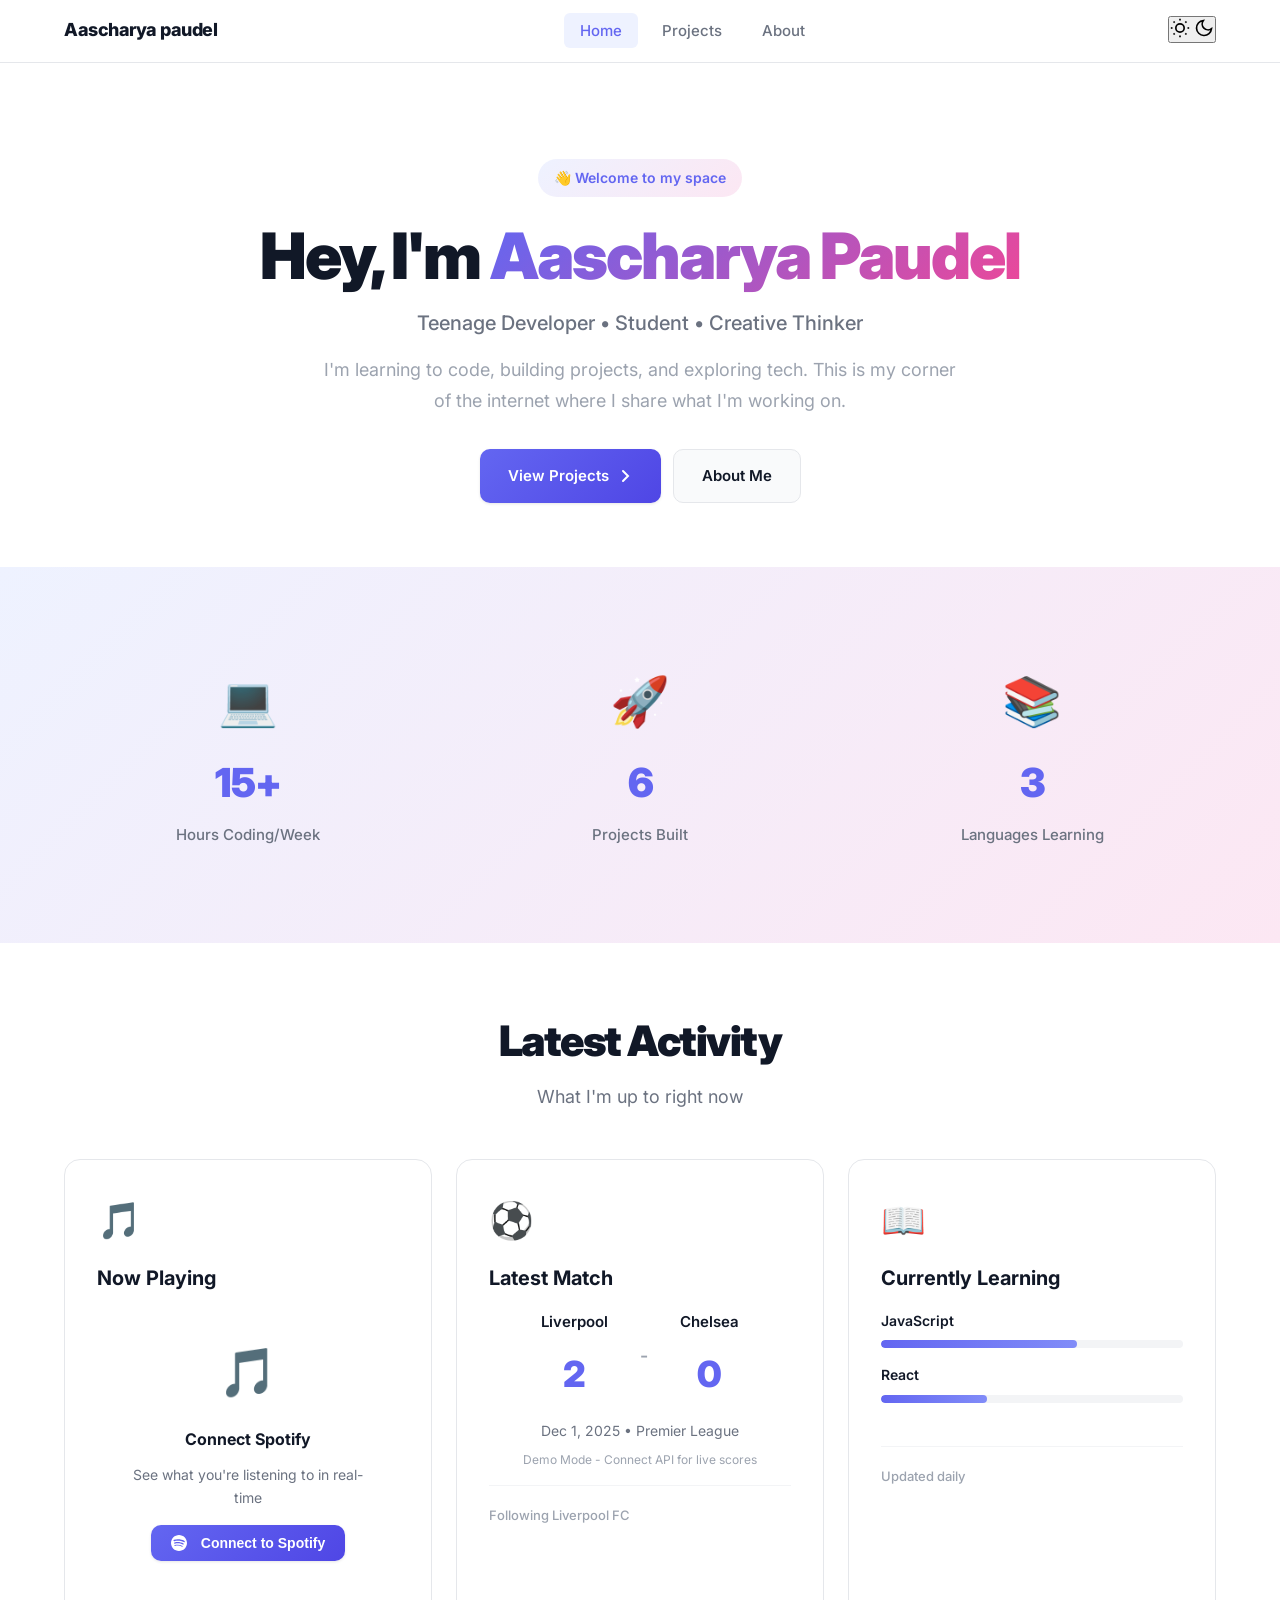
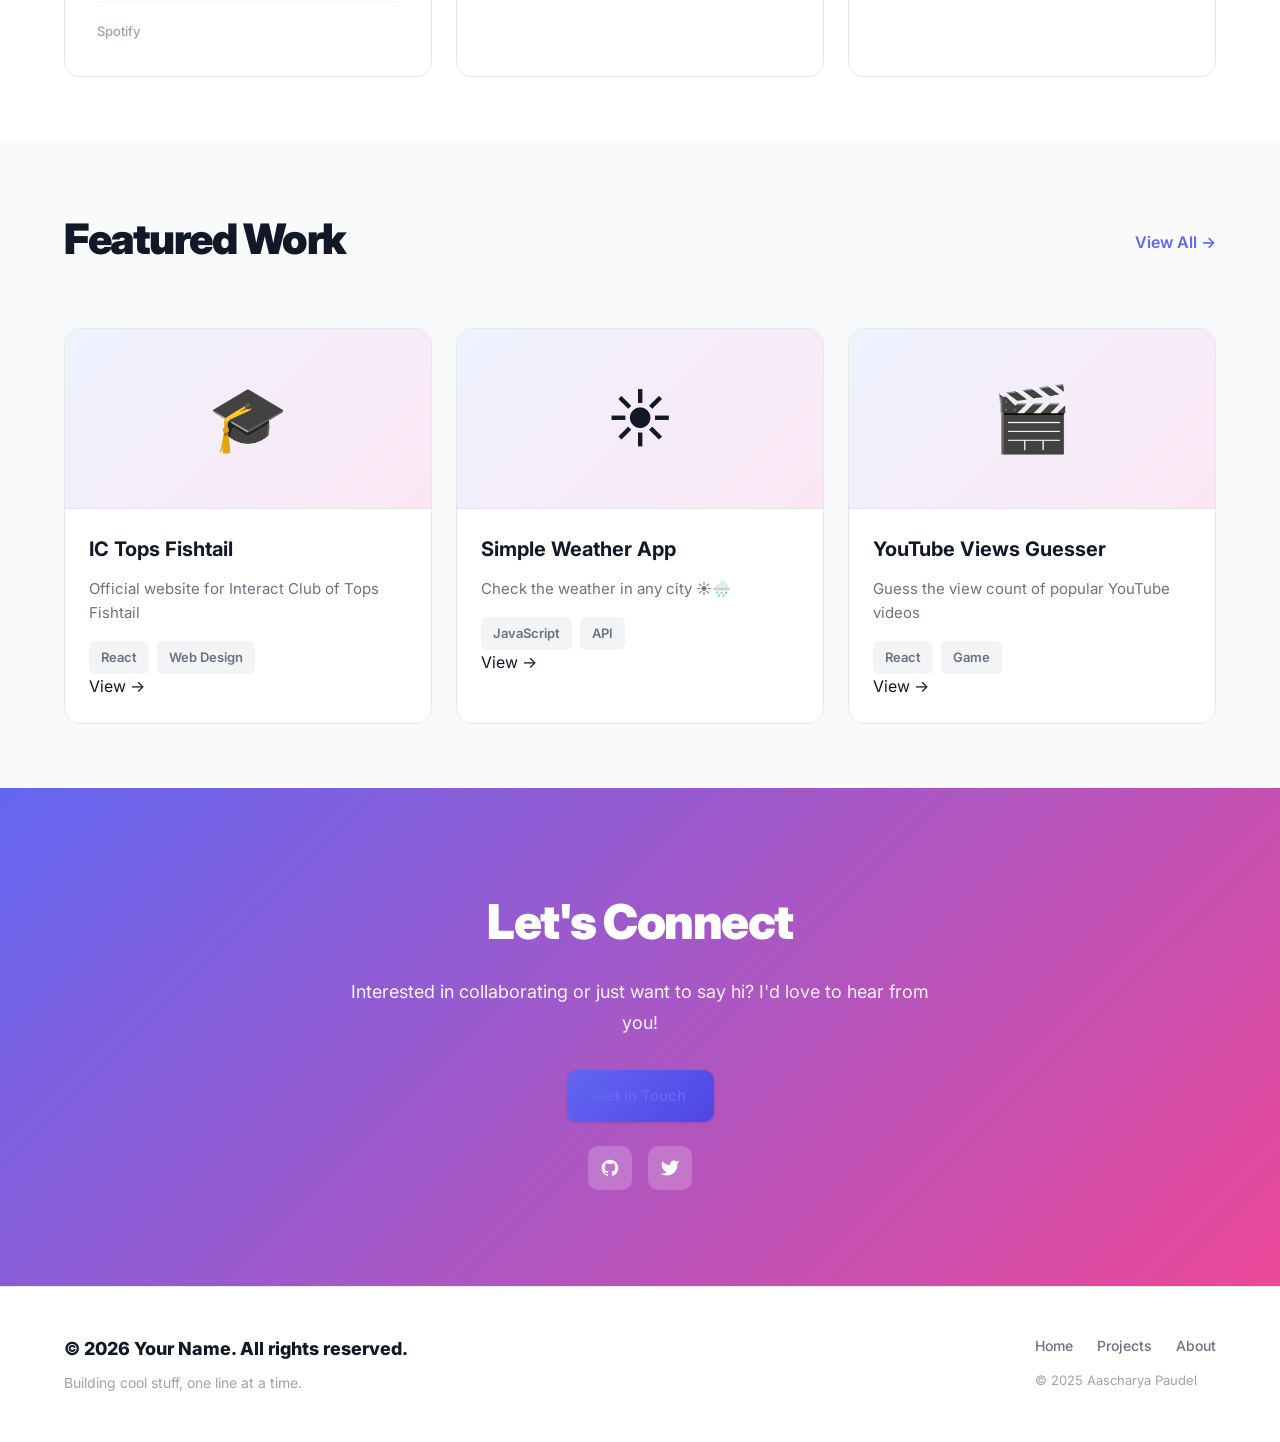
<file: index.html>
<!DOCTYPE html>
<html lang="en">

<head>
    <meta charset="UTF-8">
    <meta name="viewport" content="width=device-width, initial-scale=1.0">
    <title>Aascharya Paudel - Portfolio</title>
    <meta name="description" content="Personal website of a teenage developer and creative">
    <link rel="stylesheet" href="css/style.css">
</head>

<body>
    <!-- Navigation -->
    <nav class="navbar">
        <div class="container">
            <div class="nav-brand">
                <a href="index.html">Aascharya paudel</a>
            </div>
            <ul class="nav-menu">
                <li><a href="index.html" class="nav-link active">Home</a></li>
                <li><a href="projects.html" class="nav-link">Projects</a></li>
                <li><a href="about.html" class="nav-link">About</a></li>
            </ul>
            <div class="nav-actions">
                <button class="theme-toggle" id="themeToggle" aria-label="Toggle dark mode">
                    <svg class="sun-icon" width="20" height="20" viewBox="0 0 24 24" fill="none" stroke="currentColor"
                        stroke-width="2">
                        <circle cx="12" cy="12" r="5" />
                        <line x1="12" y1="1" x2="12" y2="3" />
                        <line x1="12" y1="21" x2="12" y2="23" />
                        <line x1="4.22" y1="4.22" x2="5.64" y2="5.64" />
                        <line x1="18.36" y1="18.36" x2="19.78" y2="19.78" />
                        <line x1="1" y1="12" x2="3" y2="12" />
                        <line x1="21" y1="12" x2="23" y2="12" />
                        <line x1="4.22" y1="19.78" x2="5.64" y2="18.36" />
                        <line x1="18.36" y1="5.64" x2="19.78" y2="4.22" />
                    </svg>
                    <svg class="moon-icon" width="20" height="20" viewBox="0 0 24 24" fill="none" stroke="currentColor"
                        stroke-width="2">
                        <path d="M21 12.79A9 9 0 1 1 11.21 3 7 7 0 0 0 21 12.79z" />
                    </svg>
                </button>
                <button class="mobile-toggle" id="mobileToggle" aria-label="Toggle menu">
                    <span></span>
                    <span></span>
                    <span></span>
                </button>
            </div>
        </div>
    </nav>

    <!-- Hero Section -->
    <section class="hero">
        <div class="container">
            <div class="hero-badge">👋 Welcome to my space</div>
            <h1 class="hero-title">
                Hey, I'm <span class="gradient-text">Aascharya Paudel</span>
            </h1>
            <p class="hero-subtitle">Teenage Developer • Student • Creative Thinker</p>
            <p class="hero-description">
                I'm learning to code, building projects, and exploring tech.
                This is my corner of the internet where I share what I'm working on.
            </p>
            <div class="hero-buttons">
                <a href="projects.html" class="btn btn-primary">
                    <span>View Projects</span>
                    <svg width="16" height="16" viewBox="0 0 16 16" fill="none">
                        <path d="M6 3L11 8L6 13" stroke="currentColor" stroke-width="2" stroke-linecap="round" />
                    </svg>
                </a>
                <a href="about.html" class="btn btn-secondary">
                    <span>About Me</span>
                </a>
            </div>
        </div>
    </section>

    <!-- Stats Section -->
    <section class="stats-section">
        <div class="container">
            <div class="stats-grid">
                <div class="stat-card">
                    <div class="stat-icon">💻</div>
                    <div class="stat-number">15+</div>
                    <div class="stat-label">Hours Coding/Week</div>
                </div>
                <div class="stat-card">
                    <div class="stat-icon">🚀</div>
                    <div class="stat-number">6</div>
                    <div class="stat-label">Projects Built</div>
                </div>
                <div class="stat-card">
                    <div class="stat-icon">📚</div>
                    <div class="stat-number">3</div>
                    <div class="stat-label">Languages Learning</div>
                </div>
            </div>
        </div>
    </section>

    <!-- Latest Activity -->
    <section class="activity-section">
        <div class="container">
            <div class="section-header">
                <h2 class="section-title">Latest Activity</h2>
                <p class="section-subtitle">What I'm up to right now</p>
            </div>

            <div class="activity-grid">
                <!-- Music Card -->
                <div class="activity-card">
                    <div class="card-icon">🎵</div>
                    <h3 class="card-title">Now Playing</h3>
                    <div class="card-content" id="spotify-content">
                        <div class="loading">Loading...</div>
                    </div>
                    <div class="card-footer">
                        <span class="card-meta">Spotify</span>
                    </div>
                </div>

                <!-- Sports Card -->
                <div class="activity-card">
                    <div class="card-icon">⚽</div>
                    <h3 class="card-title">Latest Match</h3>
                    <div class="card-content" id="football-content">
                        <div class="loading">Loading...</div>
                    </div>
                    <div class="card-footer">
                        <span class="card-meta">Following Liverpool FC</span>
                    </div>
                </div>

                <!-- Learning Card -->
                <div class="activity-card">
                    <div class="card-icon">📖</div>
                    <h3 class="card-title">Currently Learning</h3>
                    <div class="card-content">
                        <div class="learning-item">
                            <span class="learning-label">JavaScript</span>
                            <div class="learning-bar">
                                <div class="learning-progress" style="width: 65%"></div>
                            </div>
                        </div>
                        <div class="learning-item">
                            <span class="learning-label">React</span>
                            <div class="learning-bar">
                                <div class="learning-progress" style="width: 35%"></div>
                            </div>
                        </div>
                    </div>
                    <div class="card-footer">
                        <span class="card-meta">Updated daily</span>
                    </div>
                </div>
            </div>
        </div>
    </section>

    <!-- Featured Projects Preview -->
    <section class="featured-section">
        <div class="container">
            <div class="section-header">
                <h2 class="section-title">Featured Work</h2>
                <a href="projects.html" class="section-link">View All →</a>
            </div>

            <div class="featured-grid">
                <div class="featured-card">
                    <div class="featured-image">
                        <span class="featured-emoji">🎓</span>
                    </div>
                    <div class="featured-content">
                        <h3>IC Tops Fishtail</h3>
                        <p>Official website for Interact Club of Tops Fishtail</p>
                        <div class="featured-tags">
                            <span class="tag">React</span>
                            <span class="tag">Web Design</span>
                        </div>
                        <a href="https://ictopsfishtail.netlify.app/" target="_blank" class="project-link-small">View
                            →</a>
                    </div>
                </div>

                <div class="featured-card">
                    <div class="featured-image">
                        <span class="featured-emoji">☀️</span>
                    </div>
                    <div class="featured-content">
                        <h3>Simple Weather App</h3>
                        <p>Check the weather in any city ☀️🌧️</p>
                        <div class="featured-tags">
                            <span class="tag">JavaScript</span>
                            <span class="tag">API</span>
                        </div>
                        <a href="https://mangouh7.github.io/-simple-Weather-app/" target="_blank"
                            class="project-link-small">View →</a>
                    </div>
                </div>

                <div class="featured-card">
                    <div class="featured-image">
                        <span class="featured-emoji">🎬</span>
                    </div>
                    <div class="featured-content">
                        <h3>YouTube Views Guesser</h3>
                        <p>Guess the view count of popular YouTube videos</p>
                        <div class="featured-tags">
                            <span class="tag">React</span>
                            <span class="tag">Game</span>
                        </div>
                        <a href="https://yt-vids-views-guesser.vercel.app/" target="_blank"
                            class="project-link-small">View →</a>
                    </div>
                </div>
            </div>
        </div>
    </section>

    <!-- CTA Section -->
    <section class="cta-section">
        <div class="container">
            <div class="cta-content">
                <h2>Let's Connect</h2>
                <p>Interested in collaborating or just want to say hi? I'd love to hear from you!</p>
                <div class="cta-buttons">
                    <a href="mailto:your.email@example.com" class="btn btn-primary">Get in Touch</a>
                    <div class="social-links">
                        <a href="#" class="social-icon" aria-label="GitHub">
                            <svg width="20" height="20" viewBox="0 0 24 24" fill="currentColor">
                                <path
                                    d="M12 2C6.477 2 2 6.477 2 12c0 4.42 2.865 8.17 6.839 9.49.5.092.682-.217.682-.482 0-.237-.008-.866-.013-1.7-2.782.603-3.369-1.34-3.369-1.34-.454-1.156-1.11-1.463-1.11-1.463-.908-.62.069-.608.069-.608 1.003.07 1.531 1.03 1.531 1.03.892 1.529 2.341 1.087 2.91.831.092-.646.35-1.086.636-1.336-2.22-.253-4.555-1.11-4.555-4.943 0-1.091.39-1.984 1.029-2.683-.103-.253-.446-1.27.098-2.647 0 0 .84-.269 2.75 1.025A9.578 9.578 0 0112 6.836c.85.004 1.705.114 2.504.336 1.909-1.294 2.747-1.025 2.747-1.025.546 1.377.203 2.394.1 2.647.64.699 1.028 1.592 1.028 2.683 0 3.842-2.339 4.687-4.566 4.935.359.309.678.919.678 1.852 0 1.336-.012 2.415-.012 2.743 0 .267.18.578.688.48C19.138 20.167 22 16.418 22 12c0-5.523-4.477-10-10-10z" />
                            </svg>
                        </a>
                        <a href="#" class="social-icon" aria-label="Twitter">
                            <svg width="20" height="20" viewBox="0 0 24 24" fill="currentColor">
                                <path
                                    d="M23 3a10.9 10.9 0 01-3.14 1.53 4.48 4.48 0 00-7.86 3v1A10.66 10.66 0 013 4s-4 9 5 13a11.64 11.64 0 01-7 2c9 5 20 0 20-11.5a4.5 4.5 0 00-.08-.83A7.72 7.72 0 0023 3z" />
                            </svg>
                        </a>
                    </div>
                </div>
            </div>
        </div>
    </section>

    <!-- Footer -->
    <footer class="footer">
        <div class="container">
            <div class="footer-content">
                <div class="footer-left">
                    <p class="footer-name">Aascharya Paudel</p>
                    <p class="footer-tagline">Building cool stuff, one line at a time.</p>
                </div>
                <div class="footer-right">
                    <div class="footer-links">
                        <a href="index.html">Home</a>
                        <a href="projects.html">Projects</a>
                        <a href="about.html">About</a>
                    </div>
                    <p class="footer-copy">&copy; 2025 Aascharya Paudel</p>
                </div>
            </div>
        </div>
    </footer>

    <script src="js/spotify-auth.js"></script>
    <script src="js/main.js"></script>
</body>

</html>
</file>
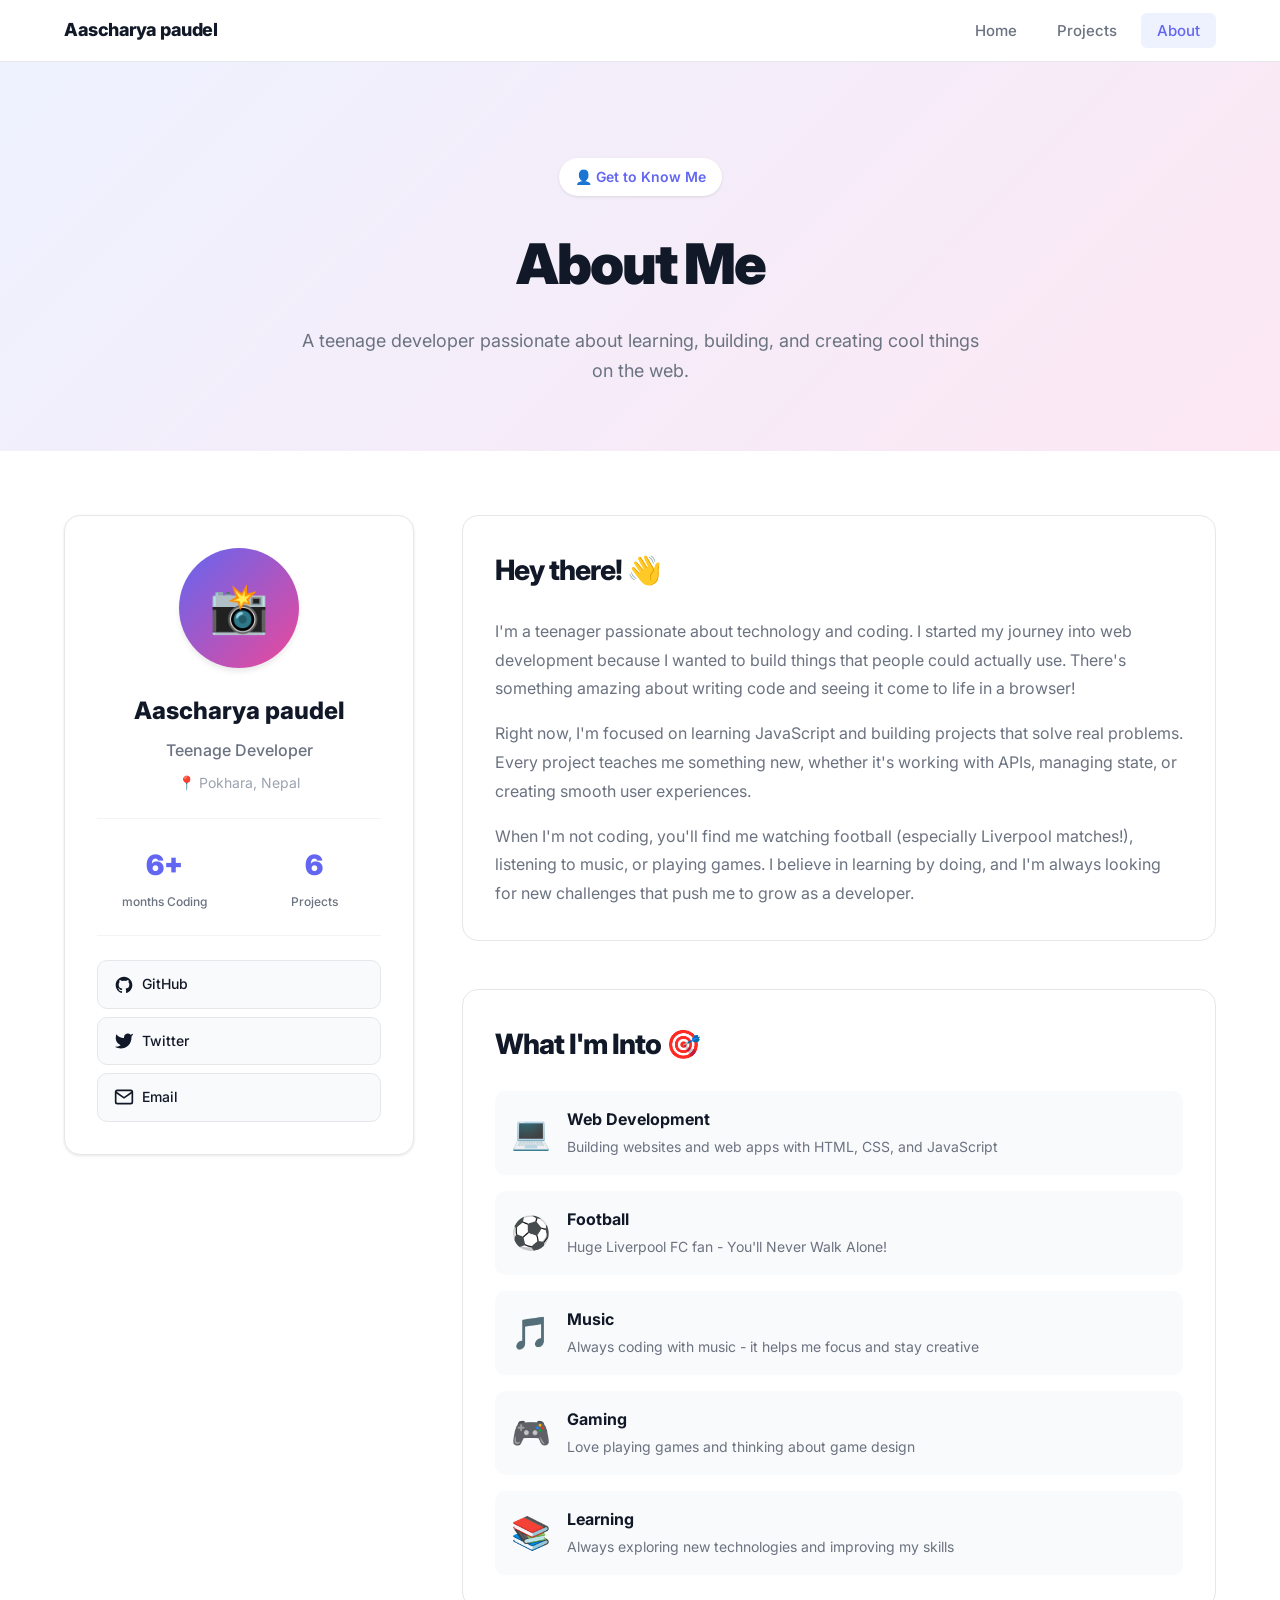
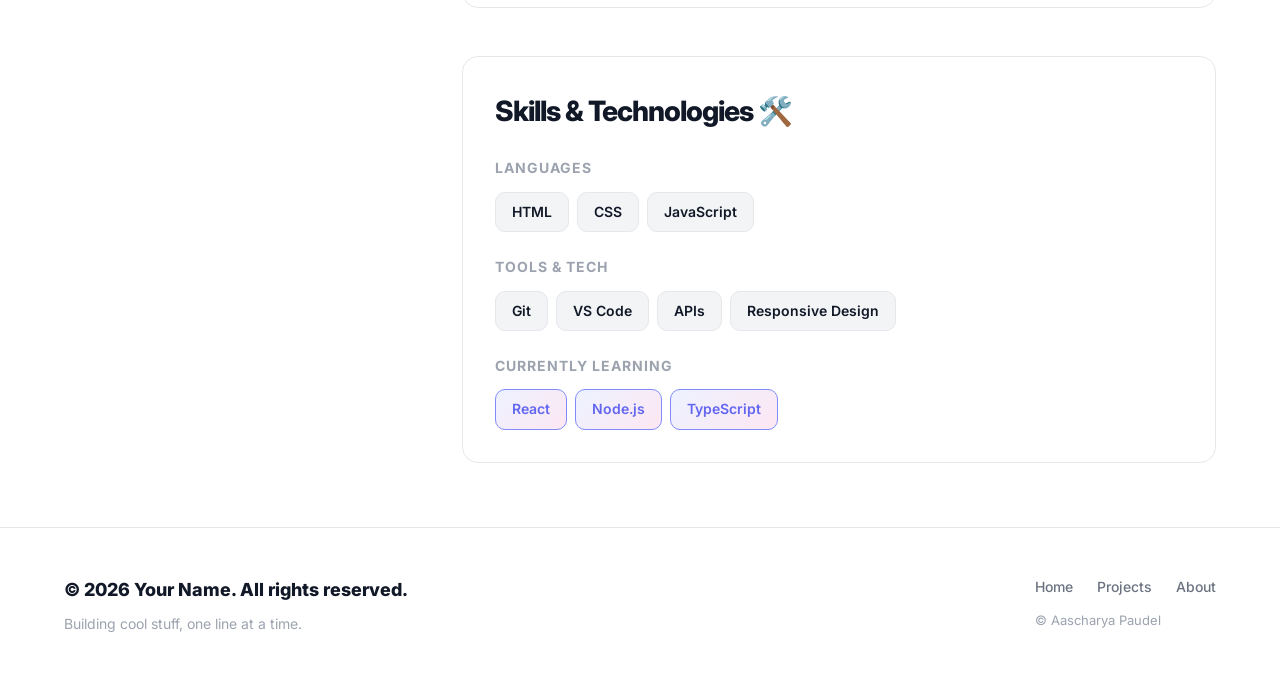
<file: about.html>
<!DOCTYPE html>
<html lang="en">

<head>
    <meta charset="UTF-8">
    <meta name="viewport" content="width=device-width, initial-scale=1.0">
    <title>About - Aascharya Paudel</title>
    <meta name="description" content="About me - a teenage developer and creative thinker">
    <link rel="stylesheet" href="css/style.css">
</head>

<body>
    <!-- Navigation -->
    <nav class="navbar">
        <div class="container">
            <div class="nav-brand">
                <a href="index.html">Aascharya paudel</a>
            </div>
            <ul class="nav-menu">
                <li><a href="index.html" class="nav-link">Home</a></li>
                <li><a href="projects.html" class="nav-link">Projects</a></li>
                <li><a href="about.html" class="nav-link active">About</a></li>
            </ul>
            <button class="mobile-toggle" id="mobileToggle" aria-label="Toggle menu">
                <span></span>
                <span></span>
                <span></span>
            </button>
        </div>
    </nav>

    <!-- Page Header -->
    <section class="page-header-section">
        <div class="container">
            <div class="page-header-content">
                <div class="page-badge">👤 Get to Know Me</div>
                <h1 class="page-title">About Me</h1>
                <p class="page-description">
                    A teenage developer passionate about learning, building, and creating cool things on the web.
                </p>
            </div>
        </div>
    </section>

    <!-- Main About Content -->
    <section class="about-main-section">
        <div class="container">
            <div class="about-layout">

                <!-- Profile Card -->
                <aside class="profile-sidebar">
                    <div class="profile-card">
                        <div class="profile-avatar">
                            <span class="avatar-placeholder">📸</span>
                        </div>
                        <h2 class="profile-name">Aascharya paudel</h2>
                        <p class="profile-role">Teenage Developer</p>
                        <p class="profile-location">📍 Pokhara, Nepal</p>

                        <div class="profile-stats">
                            <div class="profile-stat">
                                <div class="stat-value">6+</div>
                                <div class="stat-label">months Coding</div>
                            </div>
                            <div class="profile-stat">
                                <div class="stat-value">6</div>
                                <div class="stat-label">Projects</div>
                            </div>
                        </div>

                        <div class="profile-socials">
                            <a href="https://github.com" class="social-btn" target="_blank">
                                <svg width="20" height="20" viewBox="0 0 24 24" fill="currentColor">
                                    <path
                                        d="M12 2C6.477 2 2 6.477 2 12c0 4.42 2.865 8.17 6.839 9.49.5.092.682-.217.682-.482 0-.237-.008-.866-.013-1.7-2.782.603-3.369-1.34-3.369-1.34-.454-1.156-1.11-1.463-1.11-1.463-.908-.62.069-.608.069-.608 1.003.07 1.531 1.03 1.531 1.03.892 1.529 2.341 1.087 2.91.831.092-.646.35-1.086.636-1.336-2.22-.253-4.555-1.11-4.555-4.943 0-1.091.39-1.984 1.029-2.683-.103-.253-.446-1.27.098-2.647 0 0 .84-.269 2.75 1.025A9.578 9.578 0 0112 6.836c.85.004 1.705.114 2.504.336 1.909-1.294 2.747-1.025 2.747-1.025.546 1.377.203 2.394.1 2.647.64.699 1.028 1.592 1.028 2.683 0 3.842-2.339 4.687-4.566 4.935.359.309.678.919.678 1.852 0 1.336-.012 2.415-.012 2.743 0 .267.18.578.688.48C19.138 20.167 22 16.418 22 12c0-5.523-4.477-10-10-10z" />
                                </svg>
                                <span>GitHub</span>
                            </a>
                            <a href="https://twitter.com" class="social-btn" target="_blank">
                                <svg width="20" height="20" viewBox="0 0 24 24" fill="currentColor">
                                    <path
                                        d="M23 3a10.9 10.9 0 01-3.14 1.53 4.48 4.48 0 00-7.86 3v1A10.66 10.66 0 013 4s-4 9 5 13a11.64 11.64 0 01-7 2c9 5 20 0 20-11.5a4.5 4.5 0 00-.08-.83A7.72 7.72 0 0023 3z" />
                                </svg>
                                <span>Twitter</span>
                            </a>
                            <a href="mailto:your.email@example.com" class="social-btn">
                                <svg width="20" height="20" viewBox="0 0 24 24" fill="none" stroke="currentColor"
                                    stroke-width="2">
                                    <path
                                        d="M4 4h16c1.1 0 2 .9 2 2v12c0 1.1-.9 2-2 2H4c-1.1 0-2-.9-2-2V6c0-1.1.9-2 2-2z" />
                                    <path d="M22 6l-10 7L2 6" />
                                </svg>
                                <span>Email</span>
                            </a>
                        </div>
                    </div>
                </aside>

                <!-- Bio Content -->
                <div class="bio-content">
                    <div class="bio-section">
                        <h2 class="bio-heading">Hey there! 👋</h2>
                        <p class="bio-text">
                            I'm a teenager passionate about technology and coding. I started my journey into web
                            development because I wanted to build things that people could actually use. There's
                            something amazing about writing code and seeing it come to life in a browser!
                        </p>
                        <p class="bio-text">
                            Right now, I'm focused on learning JavaScript and building projects that solve real
                            problems. Every project teaches me something new, whether it's working with APIs,
                            managing state, or creating smooth user experiences.
                        </p>
                        <p class="bio-text">
                            When I'm not coding, you'll find me watching football (especially Liverpool matches!),
                            listening to music, or playing games. I believe in learning by doing, and I'm always
                            looking for new challenges that push me to grow as a developer.
                        </p>
                    </div>

                    <div class="bio-section">
                        <h2 class="bio-heading">What I'm Into 🎯</h2>
                        <div class="interests-list">
                            <div class="interest-item">
                                <span class="interest-emoji">💻</span>
                                <div class="interest-info">
                                    <h4>Web Development</h4>
                                    <p>Building websites and web apps with HTML, CSS, and JavaScript</p>
                                </div>
                            </div>
                            <div class="interest-item">
                                <span class="interest-emoji">⚽</span>
                                <div class="interest-info">
                                    <h4>Football</h4>
                                    <p>Huge Liverpool FC fan - You'll Never Walk Alone!</p>
                                </div>
                            </div>
                            <div class="interest-item">
                                <span class="interest-emoji">🎵</span>
                                <div class="interest-info">
                                    <h4>Music</h4>
                                    <p>Always coding with music - it helps me focus and stay creative</p>
                                </div>
                            </div>
                            <div class="interest-item">
                                <span class="interest-emoji">🎮</span>
                                <div class="interest-info">
                                    <h4>Gaming</h4>
                                    <p>Love playing games and thinking about game design</p>
                                </div>
                            </div>
                            <div class="interest-item">
                                <span class="interest-emoji">📚</span>
                                <div class="interest-info">
                                    <h4>Learning</h4>
                                    <p>Always exploring new technologies and improving my skills</p>
                                </div>
                            </div>
                        </div>
                    </div>

                    <div class="bio-section">
                        <h2 class="bio-heading">Skills & Technologies 🛠️</h2>
                        <div class="skills-list">
                            <div class="skill-group">
                                <h4 class="skill-category">Languages</h4>
                                <div class="skill-tags">
                                    <span class="skill-badge">HTML</span>
                                    <span class="skill-badge">CSS</span>
                                    <span class="skill-badge">JavaScript</span>
                                </div>
                            </div>
                            <div class="skill-group">
                                <h4 class="skill-category">Tools & Tech</h4>
                                <div class="skill-tags">
                                    <span class="skill-badge">Git</span>
                                    <span class="skill-badge">VS Code</span>
                                    <span class="skill-badge">APIs</span>
                                    <span class="skill-badge">Responsive Design</span>
                                </div>
                            </div>
                            <div class="skill-group">
                                <h4 class="skill-category">Currently Learning</h4>
                                <div class="skill-tags">
                                    <span class="skill-badge learning">React</span>
                                    <span class="skill-badge learning">Node.js</span>
                                    <span class="skill-badge learning">TypeScript</span>
                                </div>
                            </div>
                        </div>
                    </div>
                </div>

            </div>
        </div>
    </section>

    <!-- Footer -->
    <footer class="footer">
        <div class="container">
            <div class="footer-content">
                <div class="footer-left">
                    <p class="footer-name">Aascharya Paudel</p>
                    <p class="footer-tagline">Building cool stuff, one line at a time.</p>
                </div>
                <div class="footer-right">
                    <div class="footer-links">
                        <a href="index.html">Home</a>
                        <a href="projects.html">Projects</a>
                        <a href="about.html">About</a>
                    </div>
                    <p class="footer-copy">&copy; Aascharya Paudel</p>
                </div>
            </div>
        </div>
    </footer>

    <script src="js/main.js"></script>
</body>

</html>
</file>
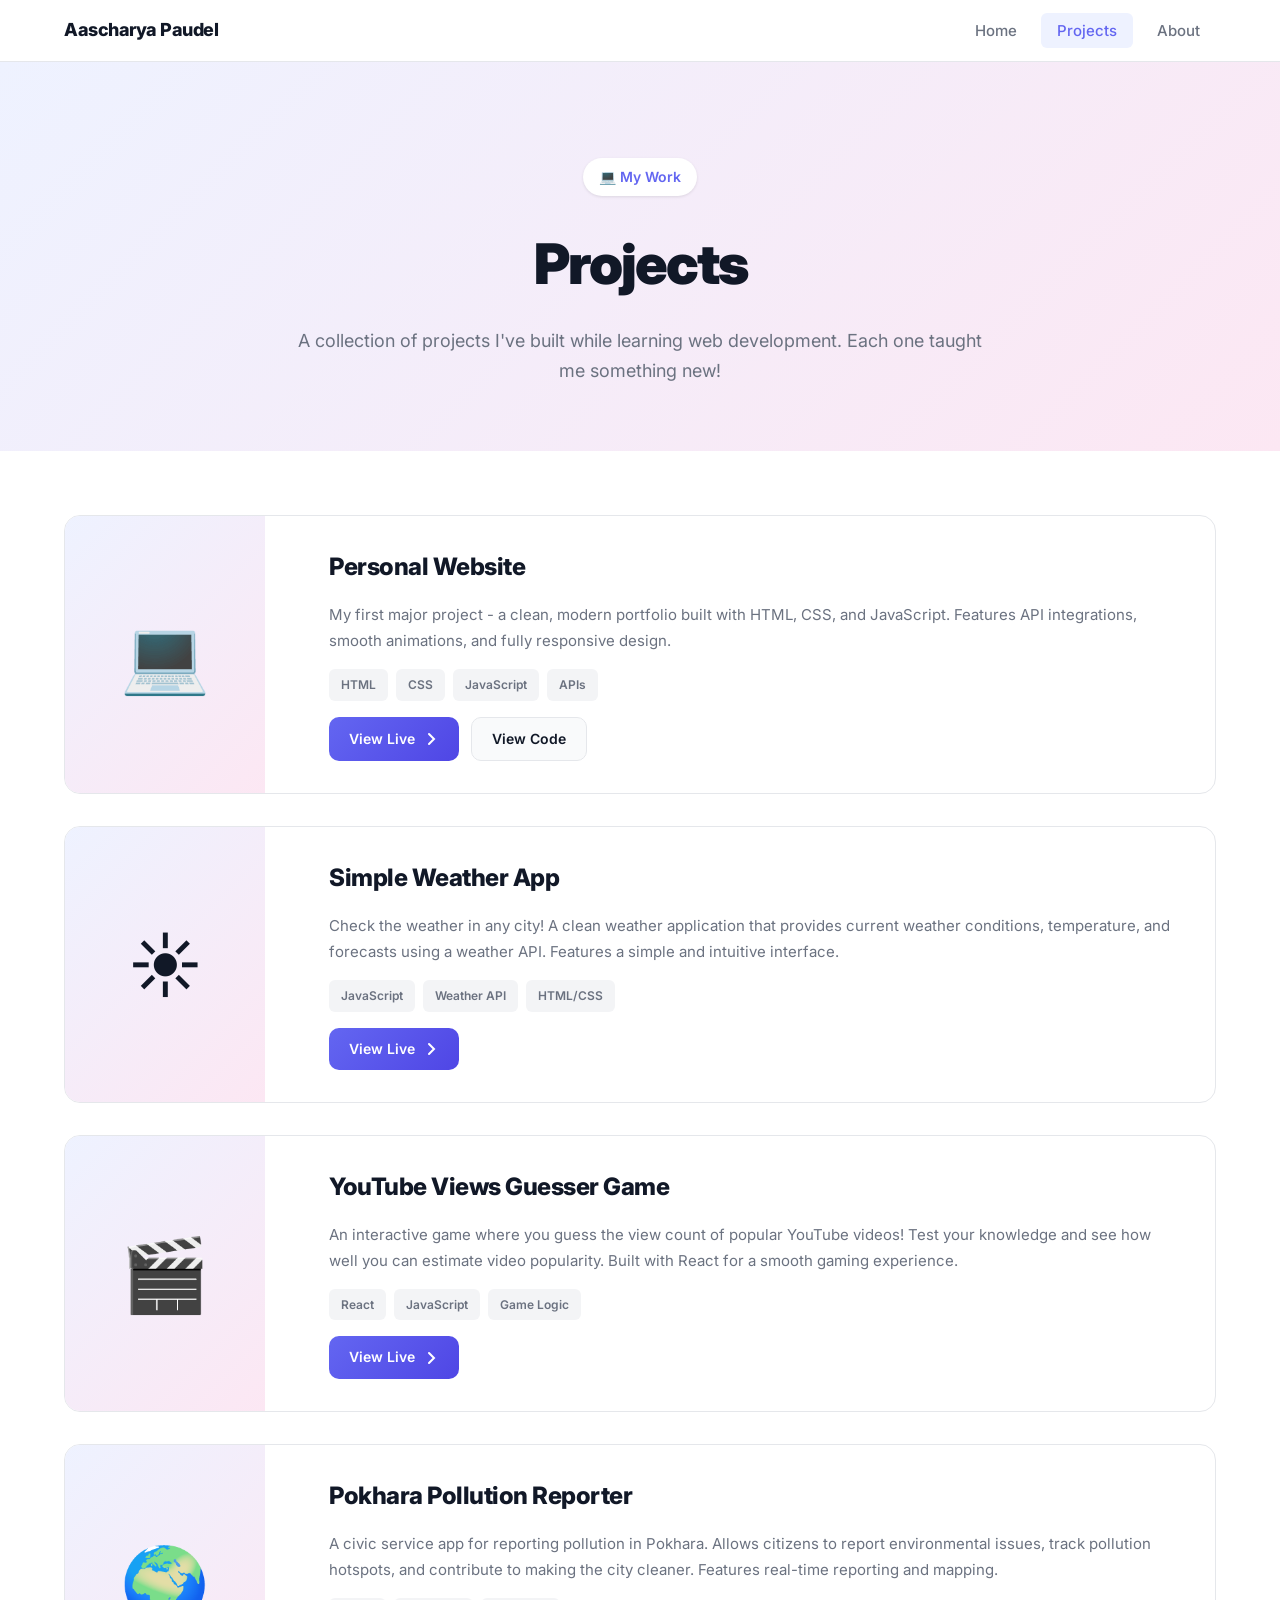
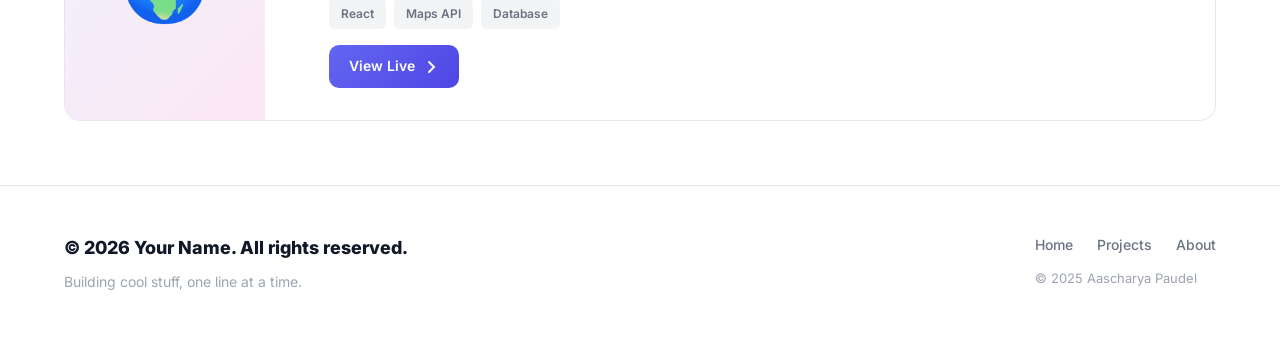
<file: projects.html>
<!DOCTYPE html>
<html lang="en">

<head>
    <meta charset="UTF-8">
    <meta name="viewport" content="width=device-width, initial-scale=1.0">
    <title>Projects - Aascharya Paudel</title>
    <meta name="description" content="Projects by a teenage developer">
    <link rel="stylesheet" href="css/style.css">
</head>

<body>
    <!-- Navigation -->
    <nav class="navbar">
        <div class="container">
            <div class="nav-brand">
                <a href="index.html">Aascharya Paudel</a>
            </div>
            <ul class="nav-menu">
                <li><a href="index.html" class="nav-link">Home</a></li>
                <li><a href="projects.html" class="nav-link active">Projects</a></li>
                <li><a href="about.html" class="nav-link">About</a></li>
            </ul>
            <button class="mobile-toggle" id="mobileToggle" aria-label="Toggle menu">
                <span></span>
                <span></span>
                <span></span>
            </button>
        </div>
    </nav>

    <!-- Page Header -->
    <section class="page-header-section">
        <div class="container">
            <div class="page-header-content">
                <div class="page-badge">💻 My Work</div>
                <h1 class="page-title">Projects</h1>
                <p class="page-description">
                    A collection of projects I've built while learning web development.
                    Each one taught me something new!
                </p>
            </div>
        </div>
    </section>

    <!-- Projects Grid -->
    <section class="projects-list-section">
        <div class="container">
            <div class="projects-grid-full">

                <!-- Project 1 -->
                <article class="project-card-full">
                    <div class="project-image-full">
                        <span class="project-icon">💻</span>
                    </div>
                    <div class="project-details">
                        <h3 class="project-title">Personal Website</h3>
                        <p class="project-description">
                            My first major project - a clean, modern portfolio built with HTML, CSS, and JavaScript.
                            Features API integrations, smooth animations, and fully responsive design.
                        </p>
                        <div class="project-tech">
                            <span class="tech-tag">HTML</span>
                            <span class="tech-tag">CSS</span>
                            <span class="tech-tag">JavaScript</span>
                            <span class="tech-tag">APIs</span>
                        </div>
                        <div class="project-actions">
                            <a href="#" class="project-link primary">
                                <span>View Live</span>
                                <svg width="16" height="16" viewBox="0 0 16 16" fill="none">
                                    <path d="M6 3L11 8L6 13" stroke="currentColor" stroke-width="2"
                                        stroke-linecap="round" />
                                </svg>
                            </a>
                            <a href="#" class="project-link secondary">
                                <span>View Code</span>
                            </a>
                        </div>
                    </div>
                </article>

                <!-- Project 2 -->
                <article class="project-card-full">
                    <div class="project-image-full">
                        <span class="project-icon">☀️</span>
                    </div>
                    <div class="project-details">
                        <h3 class="project-title">Simple Weather App</h3>
                        <p class="project-description">
                            Check the weather in any city! A clean weather application that provides current weather
                            conditions,
                            temperature, and forecasts using a weather API. Features a simple and intuitive interface.
                        </p>
                        <div class="project-tech">
                            <span class="tech-tag">JavaScript</span>
                            <span class="tech-tag">Weather API</span>
                            <span class="tech-tag">HTML/CSS</span>
                        </div>
                        <div class="project-actions">
                            <a href="https://mangouh7.github.io/-simple-Weather-app/" target="_blank"
                                class="project-link primary">
                                <span>View Live</span>
                                <svg width="16" height="16" viewBox="0 0 16 16" fill="none">
                                    <path d="M6 3L11 8L6 13" stroke="currentColor" stroke-width="2"
                                        stroke-linecap="round" />
                                </svg>
                            </a>

                        </div>
                    </div>
                </article>

                <!-- Project 3 -->
                <article class="project-card-full">
                    <div class="project-image-full">
                        <span class="project-icon">🎬</span>
                    </div>
                    <div class="project-details">
                        <h3 class="project-title">YouTube Views Guesser Game</h3>
                        <p class="project-description">
                            An interactive game where you guess the view count of popular YouTube videos! Test your
                            knowledge
                            and see how well you can estimate video popularity. Built with React for a smooth gaming
                            experience.
                        </p>
                        <div class="project-tech">
                            <span class="tech-tag">React</span>
                            <span class="tech-tag">JavaScript</span>
                            <span class="tech-tag">Game Logic</span>
                        </div>
                        <div class="project-actions">
                            <a href="https://yt-vids-views-guesser.vercel.app/" target="_blank"
                                class="project-link primary">
                                <span>View Live</span>
                                <svg width="16" height="16" viewBox="0 0 16 16" fill="none">
                                    <path d="M6 3L11 8L6 13" stroke="currentColor" stroke-width="2"
                                        stroke-linecap="round" />
                                </svg>
                            </a>

                        </div>
                    </div>
                </article>

                <!-- Project 4 -->
                <article class="project-card-full">
                    <div class="project-image-full">
                        <span class="project-icon">🌍</span>
                    </div>
                    <div class="project-details">
                        <h3 class="project-title">Pokhara Pollution Reporter</h3>
                        <p class="project-description">
                            A civic service app for reporting pollution in Pokhara. Allows citizens to report
                            environmental
                            issues, track pollution hotspots, and contribute to making the city cleaner. Features
                            real-time reporting and mapping.
                        </p>
                        <div class="project-tech">
                            <span class="tech-tag">React</span>
                            <span class="tech-tag">Maps API</span>
                            <span class="tech-tag">Database</span>
                        </div>
                        <div class="project-actions">
                            <a href="https://safahawa.netlify.app/" target="_blank" class="project-link primary">
                                <span>View Live</span>
                                <svg width="16" height="16" viewBox="0 0 16 16" fill="none">
                                    <path d="M6 3L11 8L6 13" stroke="currentColor" stroke-width="2"
                                        stroke-linecap="round" />
                                </svg>
                            </a>

                        </div>
                    </div>
                </article>


            </div>
        </div>
    </section>

    <!-- Footer -->
    <footer class="footer">
        <div class="container">
            <div class="footer-content">
                <div class="footer-left">
                    <p class="footer-name">Aascharya Paudel</p>
                    <p class="footer-tagline">Building cool stuff, one line at a time.</p>
                </div>
                <div class="footer-right">
                    <div class="footer-links">
                        <a href="index.html">Home</a>
                        <a href="projects.html">Projects</a>
                        <a href="about.html">About</a>
                    </div>
                    <p class="footer-copy">&copy; 2025 Aascharya Paudel</p>
                </div>
            </div>
        </div>
    </footer>

    <script src="js/spotify-auth.js"></script>
    <script src="js/main.js"></script>
</body>

</html>
</file>
<file: css/style.css>
/* ====================================
   Modern Portfolio Design
   ==================================== */
@import url('https://fonts.googleapis.com/css2?family=Inter:wght@400;500;600;700;800;900&display=swap');

:root {
    /* Modern Color Palette */
    --primary: #6366F1;
    --primary-dark: #4F46E5;
    --primary-light: #818CF8;
    --accent: #EC4899;
    --success: #10B981;

    --bg-main: #FFFFFF;
    --bg-secondary: #F9FAFB;
    --bg-tertiary: #F3F4F6;

    --text-primary: #111827;
    --text-secondary: #6B7280;
    --text-tertiary: #9CA3AF;

    --border: #E5E7EB;
    --border-light: #F3F4F6;

    /* Shadows */
    --shadow-xs: 0 1px 2px 0 rgba(0, 0, 0, 0.05);
    --shadow-sm: 0 1px 3px 0 rgba(0, 0, 0, 0.1);
    --shadow-md: 0 4px 6px -1px rgba(0, 0, 0, 0.1);
    --shadow-lg: 0 10px 15px -3px rgba(0, 0, 0, 0.1);
    --shadow-xl: 0 20px 25px -5px rgba(0, 0, 0, 0.1);

    /* Spacing */
    --space-xs: 8px;
    --space-sm: 12px;
    --space-md: 16px;
    --space-lg: 24px;
    --space-xl: 32px;
    --space-2xl: 48px;
    --space-3xl: 64px;
    --space-4xl: 96px;

    /* Border Radius */
    --radius-sm: 6px;
    --radius-md: 10px;
    --radius-lg: 16px;
    --radius-xl: 24px;
    --radius-full: 9999px;
}

* {
    margin: 0;
    padding: 0;
    box-sizing: border-box;
}

html {
    scroll-behavior: smooth;
}

body {
    font-family: 'Inter', -apple-system, BlinkMacSystemFont, sans-serif;
    background-color: var(--bg-main);
    color: var(--text-primary);
    line-height: 1.6;
    font-size: 16px;
    -webkit-font-smoothing: antialiased;
}

::selection {
    background-color: var(--primary-light);
    color: white;
}

a {
    text-decoration: none;
    color: inherit;
}

.container {
    max-width: 1200px;
    margin: 0 auto;
    padding: 0 var(--space-lg);
}

/* ====================================
   Navigation
   ==================================== */
.navbar {
    position: sticky;
    top: 0;
    z-index: 100;
    background-color: rgba(255, 255, 255, 0.8);
    backdrop-filter: blur(12px);
    border-bottom: 1px solid var(--border);
    padding: var(--space-md) 0;
}

.navbar .container {
    display: flex;
    justify-content: space-between;
    align-items: center;
}

.nav-brand a {
    font-size: 18px;
    font-weight: 800;
    color: var(--text-primary);
    letter-spacing: -0.5px;
}

.nav-menu {
    display: flex;
    gap: var(--space-xs);
    list-style: none;
}

.nav-link {
    padding: var(--space-xs) var(--space-md);
    color: var(--text-secondary);
    font-size: 15px;
    font-weight: 500;
    border-radius: var(--radius-sm);
    transition: all 0.2s;
}

.nav-link:hover {
    color: var(--text-primary);
    background-color: var(--bg-secondary);
}

.nav-link.active {
    color: var(--primary);
    background-color: #EEF2FF;
}

.mobile-toggle {
    display: none;
    flex-direction: column;
    gap: 5px;
    background: none;
    border: none;
    cursor: pointer;
}

.mobile-toggle span {
    width: 24px;
    height: 2px;
    background-color: var(--text-primary);
    border-radius: 2px;
    transition: all 0.3s ease;
}

/* ====================================
   Hero Section
   ==================================== */
.hero {
    padding: var(--space-4xl) 0 var(--space-3xl);
    text-align: center;
}

.hero-badge {
    display: inline-block;
    padding: var(--space-xs) var(--space-md);
    background: linear-gradient(135deg, #EEF2FF 0%, #FCE7F3 100%);
    color: var(--primary);
    font-size: 14px;
    font-weight: 600;
    border-radius: var(--radius-full);
    margin-bottom: var(--space-lg);
}

.hero-title {
    font-size: clamp(40px, 6vw, 64px);
    font-weight: 900;
    letter-spacing: -2px;
    line-height: 1.1;
    margin-bottom: var(--space-md);
}

.gradient-text {
    background: linear-gradient(135deg, var(--primary) 0%, var(--accent) 100%);
    -webkit-background-clip: text;
    -webkit-text-fill-color: transparent;
    background-clip: text;
}

.hero-subtitle {
    font-size: 20px;
    color: var(--text-secondary);
    font-weight: 500;
    margin-bottom: var(--space-md);
}

.hero-description {
    font-size: 18px;
    color: var(--text-tertiary);
    line-height: 1.7;
    max-width: 650px;
    margin: 0 auto var(--space-xl);
}

.hero-buttons {
    display: flex;
    gap: var(--space-sm);
    justify-content: center;
    flex-wrap: wrap;
}

/* ====================================
   Buttons
   ==================================== */
.btn {
    padding: 14px 28px;
    border-radius: var(--radius-md);
    font-weight: 600;
    font-size: 15px;
    cursor: pointer;
    border: none;
    transition: all 0.2s;
    display: inline-flex;
    align-items: center;
    gap: var(--space-xs);
    text-decoration: none;
}

.btn-primary {
    background: linear-gradient(135deg, var(--primary) 0%, var(--primary-dark) 100%);
    color: white;
    box-shadow: var(--shadow-sm);
}

.btn-primary:hover {
    transform: translateY(-2px);
    box-shadow: var(--shadow-lg);
}

.btn-secondary {
    background-color: var(--bg-secondary);
    color: var(--text-primary);
    border: 1.5px solid var(--border);
}

.btn-secondary:hover {
    border-color: var(--primary-light);
    background-color: #EEF2FF;
}

/* ====================================
   Stats Section
   ==================================== */
.stats-section {
    padding: var(--space-3xl) 0;
    background: linear-gradient(135deg, #EEF2FF 0%, #FCE7F3 100%);
}

.stats-grid {
    display: grid;
    grid-template-columns: repeat(auto-fit, minmax(250px, 1fr));
    gap: var(--space-lg);
}

.stat-card {
    text-align: center;
    padding: var(--space-xl);
}

.stat-icon {
    font-size: 48px;
    margin-bottom: var(--space-sm);
}

.stat-number {
    font-size: 40px;
    font-weight: 900;
    color: var(--primary);
    margin-bottom: var(--space-xs);
    letter-spacing: -1px;
}

.stat-label {
    font-size: 15px;
    color: var(--text-secondary);
    font-weight: 500;
}

/* ====================================
   Activity Section
   ==================================== */
.activity-section {
    padding: var(--space-3xl) 0;
}

.section-header {
    text-align: center;
    margin-bottom: var(--space-2xl);
}

.section-title {
    font-size: clamp(32px, 4vw, 42px);
    font-weight: 900;
    letter-spacing: -1.5px;
    margin-bottom: var(--space-xs);
}

.section-subtitle {
    font-size: 18px;
    color: var(--text-secondary);
}

.section-link {
    color: var(--primary);
    font-weight: 600;
    font-size: 16px;
    text-decoration: none;
    transition: all 0.2s;
}

.section-link:hover {
    color: var(--primary-dark);
}

.activity-grid {
    display: grid;
    grid-template-columns: repeat(auto-fit, minmax(320px, 1fr));
    gap: var(--space-lg);
}

.activity-card {
    background-color: var(--bg-main);
    border: 1.5px solid var(--border);
    border-radius: var(--radius-lg);
    padding: var(--space-xl);
    transition: all 0.3s;
}

.activity-card:hover {
    transform: translateY(-4px);
    box-shadow: var(--shadow-xl);
    border-color: var(--primary-light);
}

.card-icon {
    font-size: 36px;
    margin-bottom: var(--space-sm);
}

.card-title {
    font-size: 20px;
    font-weight: 700;
    margin-bottom: var(--space-md);
    color: var(--text-primary);
}

.card-content {
    min-height: 120px;
    margin-bottom: var(--space-md);
}

.card-footer {
    padding-top: var(--space-md);
    border-top: 1px solid var(--border-light);
}

.card-meta {
    font-size: 13px;
    color: var(--text-tertiary);
    font-weight: 500;
}

.loading {
    color: var(--text-tertiary);
    font-size: 15px;
    text-align: center;
    padding: var(--space-lg) 0;
}

/* Spotify */
.spotify-info {
    display: flex;
    gap: var(--space-md);
    align-items: center;
}

.spotify-artwork {
    width: 80px;
    height: 80px;
    border-radius: var(--radius-md);
    background: linear-gradient(135deg, #EEF2FF 0%, #F3F4F6 100%);
    flex-shrink: 0;
}

.spotify-details h4 {
    font-size: 16px;
    font-weight: 600;
    margin-bottom: 4px;
    color: var(--text-primary);
}

.spotify-details p {
    font-size: 14px;
    color: var(--text-secondary);
}

/* Football */
.match-info {
    text-align: center;
}

.match-teams {
    display: flex;
    justify-content: center;
    align-items: center;
    gap: var(--space-xl);
    margin-bottom: var(--space-md);
}

.team-name {
    font-size: 15px;
    font-weight: 600;
    margin-bottom: var(--space-sm);
    color: var(--text-primary);
}

.score {
    font-size: 36px;
    font-weight: 900;
    color: var(--primary);
}

.vs {
    font-size: 18px;
    color: var(--text-tertiary);
    font-weight: 600;
}

.match-date {
    font-size: 14px;
    color: var(--text-secondary);
}

/* Learning Progress */
.learning-item {
    margin-bottom: var(--space-md);
}

.learning-item:last-child {
    margin-bottom: 0;
}

.learning-label {
    display: block;
    font-size: 14px;
    font-weight: 600;
    margin-bottom: var(--space-xs);
    color: var(--text-primary);
}

.learning-bar {
    height: 8px;
    background-color: var(--bg-tertiary);
    border-radius: var(--radius-full);
    overflow: hidden;
}

.learning-progress {
    height: 100%;
    background: linear-gradient(90deg, var(--primary) 0%, var(--primary-light) 100%);
    border-radius: var(--radius-full);
    transition: width 1s ease;
}

/* ====================================
   Featured Section
   ==================================== */
.featured-section {
    padding: var(--space-3xl) 0;
    background-color: var(--bg-secondary);
}

.featured-section .section-header {
    display: flex;
    justify-content: space-between;
    align-items: center;
    margin-bottom: var(--space-2xl);
}

.featured-grid {
    display: grid;
    grid-template-columns: repeat(auto-fit, minmax(340px, 1fr));
    gap: var(--space-lg);
}

.featured-card {
    background-color: var(--bg-main);
    border: 1.5px solid var(--border);
    border-radius: var(--radius-lg);
    overflow: hidden;
    transition: all 0.3s;
    cursor: pointer;
}

.featured-card:hover {
    transform: translateY(-4px);
    box-shadow: var(--shadow-xl);
    border-color: var(--primary-light);
}

.featured-image {
    height: 180px;
    background: linear-gradient(135deg, #EEF2FF 0%, #FCE7F3 100%);
    display: flex;
    align-items: center;
    justify-content: center;
    border-bottom: 1.5px solid var(--border);
}

.featured-emoji {
    font-size: 64px;
}

.featured-content {
    padding: var(--space-lg);
}

.featured-content h3 {
    font-size: 20px;
    font-weight: 700;
    margin-bottom: var(--space-sm);
    color: var(--text-primary);
}

.featured-content p {
    font-size: 15px;
    color: var(--text-secondary);
    line-height: 1.6;
    margin-bottom: var(--space-md);
}

.featured-tags {
    display: flex;
    gap: var(--space-xs);
    flex-wrap: wrap;
}

.tag {
    padding: 6px 12px;
    background-color: var(--bg-tertiary);
    border-radius: var(--radius-sm);
    font-size: 13px;
    font-weight: 600;
    color: var(--text-secondary);
}

/* ====================================
   CTA Section
   ==================================== */
.cta-section {
    padding: var(--space-4xl) 0;
    background: linear-gradient(135deg, var(--primary) 0%, var(--accent) 100%);
    color: white;
}

.cta-content {
    text-align: center;
    max-width: 600px;
    margin: 0 auto;
}

.cta-content h2 {
    font-size: clamp(32px, 4vw, 48px);
    font-weight: 900;
    letter-spacing: -1.5px;
    margin-bottom: var(--space-md);
}

.cta-content p {
    font-size: 18px;
    opacity: 0.95;
    line-height: 1.7;
    margin-bottom: var(--space-xl);
}

.cta-buttons {
    display: flex;
    flex-direction: column;
    align-items: center;
    gap: var(--space-lg);
}

.cta-buttons .btn-primary {
    background-color: white;
    color: var(--primary);
}

.cta-buttons .btn-primary:hover {
    background-color: var(--bg-secondary);
}

.social-links {
    display: flex;
    gap: var(--space-md);
}

.social-icon {
    width: 44px;
    height: 44px;
    display: flex;
    align-items: center;
    justify-content: center;
    background-color: rgba(255, 255, 255, 0.2);
    border-radius: var(--radius-md);
    color: white;
    transition: all 0.2s;
}

.social-icon:hover {
    background-color: rgba(255, 255, 255, 0.3);
    transform: translateY(-2px);
}

/* ====================================
   Footer
   ==================================== */
.footer {
    background-color: var(--bg-main);
    border-top: 1.5px solid var(--border);
    padding: var(--space-2xl) 0;
}

.footer-content {
    display: flex;
    justify-content: space-between;
    align-items: start;
    gap: var(--space-xl);
}

.footer-name {
    font-size: 18px;
    font-weight: 800;
    margin-bottom: var(--space-xs);
    color: var(--text-primary);
}

.footer-tagline {
    font-size: 14px;
    color: var(--text-tertiary);
}

.footer-links {
    display: flex;
    gap: var(--space-lg);
    margin-bottom: var(--space-sm);
}

.footer-links a {
    font-size: 14px;
    font-weight: 500;
    color: var(--text-secondary);
    transition: color 0.2s;
}

.footer-links a:hover {
    color: var(--primary);
}

.footer-copy {
    font-size: 13px;
    color: var(--text-tertiary);
}

/* ====================================
   About & Projects Page Styles
   ==================================== */

.page-header-section {
    padding: var(--space-4xl) 0 var(--space-3xl);
    background: linear-gradient(135deg, #EEF2FF 0%, #FCE7F3 100%);
    text-align: center;
}

.page-header-content {
    max-width: 700px;
    margin: 0 auto;
}

.page-badge {
    display: inline-block;
    padding: var(--space-xs) var(--space-md);
    background: white;
    color: var(--primary);
    font-size: 14px;
    font-weight: 600;
    border-radius: var(--radius-full);
    margin-bottom: var(--space-lg);
    box-shadow: var(--shadow-sm);
}

.page-title {
    font-size: clamp(36px, 5vw, 56px);
    font-weight: 900;
    letter-spacing: -2px;
    margin-bottom: var(--space-md);
    color: var(--text-primary);
}

.page-description {
    font-size: 18px;
    color: var(--text-secondary);
    line-height: 1.7;
}

/* About Page */
.about-main-section {
    padding: var(--space-3xl) 0;
}

.about-layout {
    display: grid;
    grid-template-columns: 350px 1fr;
    gap: var(--space-2xl);
    align-items: start;
}

.profile-sidebar {
    position: sticky;
    top: 100px;
}

.profile-card {
    background-color: var(--bg-main);
    border: 1.5px solid var(--border);
    border-radius: var(--radius-lg);
    padding: var(--space-xl);
    text-align: center;
    box-shadow: var(--shadow-sm);
    transition: all 0.3s;
}

.profile-card:hover {
    box-shadow: var(--shadow-lg);
    transform: translateY(-4px);
}

.profile-avatar {
    width: 120px;
    height: 120px;
    margin: 0 auto var(--space-lg);
    border-radius: 50%;
    background: linear-gradient(135deg, var(--primary) 0%, var(--accent) 100%);
    display: flex;
    align-items: center;
    justify-content: center;
    font-size: 48px;
    box-shadow: var(--shadow-md);
}

.avatar-placeholder {
    filter: grayscale(0);
}

.profile-name {
    font-size: 24px;
    font-weight: 800;
    margin-bottom: var(--space-xs);
    color: var(--text-primary);
}

.profile-role {
    font-size: 16px;
    color: var(--text-secondary);
    font-weight: 500;
    margin-bottom: var(--space-xs);
}

.profile-location {
    font-size: 14px;
    color: var(--text-tertiary);
    margin-bottom: var(--space-lg);
}

.profile-stats {
    display: grid;
    grid-template-columns: 1fr 1fr;
    gap: var(--space-md);
    padding: var(--space-lg) 0;
    border-top: 1px solid var(--border-light);
    border-bottom: 1px solid var(--border-light);
    margin-bottom: var(--space-lg);
}

.profile-stat {
    text-align: center;
}

.profile-stat .stat-value {
    font-size: 28px;
    font-weight: 900;
    color: var(--primary);
    margin-bottom: 4px;
}

.profile-stat .stat-label {
    font-size: 12px;
    color: var(--text-secondary);
    font-weight: 500;
}

.profile-socials {
    display: flex;
    flex-direction: column;
    gap: var(--space-xs);
}

.social-btn {
    display: flex;
    align-items: center;
    gap: var(--space-xs);
    padding: var(--space-sm) var(--space-md);
    background-color: var(--bg-secondary);
    border: 1px solid var(--border);
    border-radius: var(--radius-md);
    color: var(--text-primary);
    font-size: 14px;
    font-weight: 500;
    text-decoration: none;
    transition: all 0.2s;
}

.social-btn:hover {
    background-color: var(--primary);
    color: white;
    border-color: var(--primary);
    transform: translateX(4px);
}

.bio-content {
    display: flex;
    flex-direction: column;
    gap: var(--space-2xl);
}

.bio-section {
    background-color: var(--bg-main);
    border: 1.5px solid var(--border);
    border-radius: var(--radius-lg);
    padding: var(--space-xl);
}

.bio-heading {
    font-size: 28px;
    font-weight: 800;
    letter-spacing: -1px;
    margin-bottom: var(--space-lg);
    color: var(--text-primary);
}

.bio-text {
    font-size: 16px;
    line-height: 1.8;
    color: var(--text-secondary);
    margin-bottom: var(--space-md);
}

.bio-text:last-child {
    margin-bottom: 0;
}

.interests-list {
    display: grid;
    gap: var(--space-md);
}

.interest-item {
    display: flex;
    gap: var(--space-md);
    align-items: flex-start;
    padding: var(--space-md);
    background-color: var(--bg-secondary);
    border-radius: var(--radius-md);
    transition: all 0.2s;
}

.interest-item:hover {
    background-color: #EEF2FF;
    transform: translateX(8px);
}

.interest-emoji {
    font-size: 32px;
    flex-shrink: 0;
}

.interest-info h4 {
    font-size: 16px;
    font-weight: 700;
    margin-bottom: 4px;
    color: var(--text-primary);
}

.interest-info p {
    font-size: 14px;
    color: var(--text-secondary);
    line-height: 1.6;
}

.skills-list {
    display: flex;
    flex-direction: column;
    gap: var(--space-lg);
}

.skill-group {
    display: flex;
    flex-direction: column;
    gap: var(--space-sm);
}

.skill-category {
    font-size: 14px;
    font-weight: 700;
    color: var(--text-tertiary);
    text-transform: uppercase;
    letter-spacing: 1px;
}

.skill-tags {
    display: flex;
    flex-wrap: wrap;
    gap: var(--space-xs);
}

.skill-badge {
    padding: 8px 16px;
    background-color: var(--bg-tertiary);
    border: 1px solid var(--border);
    border-radius: var(--radius-md);
    font-size: 14px;
    font-weight: 600;
    color: var(--text-primary);
    transition: all 0.2s;
}

.skill-badge:hover {
    background-color: var(--primary);
    color: white;
    border-color: var(--primary);
    transform: translateY(-2px);
}

.skill-badge.learning {
    background: linear-gradient(135deg, #EEF2FF 0%, #FCE7F3 100%);
    border-color: var(--primary-light);
    color: var(--primary);
}

/* Projects Page */
.projects-list-section {
    padding: var(--space-3xl) 0;
}

.projects-grid-full {
    display: grid;
    gap: var(--space-xl);
}

.project-card-full {
    display: grid;
    grid-template-columns: 200px 1fr;
    gap: var(--space-xl);
    background-color: var(--bg-main);
    border: 1.5px solid var(--border);
    border-radius: var(--radius-lg);
    overflow: hidden;
    transition: all 0.3s;
}

.project-card-full:hover {
    transform: translateY(-4px);
    box-shadow: var(--shadow-xl);
    border-color: var(--primary-light);
}

.project-image-full {
    height: 100%;
    min-height: 200px;
    background: linear-gradient(135deg, #EEF2FF 0%, #FCE7F3 100%);
    display: flex;
    align-items: center;
    justify-content: center;
}

.project-icon {
    font-size: 72px;
}

.project-details {
    padding: var(--space-xl);
    display: flex;
    flex-direction: column;
    gap: var(--space-md);
}

.project-title {
    font-size: 24px;
    font-weight: 800;
    color: var(--text-primary);
    letter-spacing: -0.5px;
}

.project-description {
    font-size: 15px;
    line-height: 1.7;
    color: var(--text-secondary);
    flex-grow: 1;
}

.project-tech {
    display: flex;
    flex-wrap: wrap;
    gap: var(--space-xs);
}

.tech-tag {
    padding: 6px 12px;
    background-color: var(--bg-tertiary);
    border-radius: var(--radius-sm);
    font-size: 12px;
    font-weight: 600;
    color: var(--text-secondary);
}

.project-actions {
    display: flex;
    gap: var(--space-sm);
}

.project-link {
    display: inline-flex;
    align-items: center;
    gap: var(--space-xs);
    padding: 10px 20px;
    border-radius: var(--radius-md);
    font-size: 14px;
    font-weight: 600;
    text-decoration: none;
    transition: all 0.2s;
}

.project-link.primary {
    background: linear-gradient(135deg, var(--primary) 0%, var(--primary-dark) 100%);
    color: white;
}

.project-link.primary:hover {
    transform: translateY(-2px);
    box-shadow: var(--shadow-md);
}

.project-link.secondary {
    background-color: var(--bg-secondary);
    color: var(--text-primary);
    border: 1px solid var(--border);
}

.project-link.secondary:hover {
    background-color: #EEF2FF;
    border-color: var(--primary-light);
}

/* ====================================
   Responsive Design
   ==================================== */

@media (max-width: 1024px) {
    .about-layout {
        grid-template-columns: 1fr;
    }

    .profile-sidebar {
        position: static;
    }

    .project-card-full {
        grid-template-columns: 1fr;
    }

    .project-image-full {
        min-height: 180px;
    }
}

@media (max-width: 768px) {
    .mobile-toggle {
        display: flex;
    }

    .nav-menu {
        position: absolute;
        top: 100%;
        left: 0;
        right: 0;
        background-color: rgba(255, 255, 255, 0.98);
        backdrop-filter: blur(12px);
        flex-direction: column;
        padding: var(--space-md);
        max-height: 0;
        overflow: hidden;
        transition: max-height 0.3s;
        border-bottom: 1px solid var(--border);
    }

    .nav-menu.active {
        max-height: 300px;
    }

    .hero {
        padding: var(--space-3xl) 0 var(--space-2xl);
    }

    .stats-grid,
    .activity-grid,
    .featured-grid {
        grid-template-columns: 1fr;
    }

    .featured-section .section-header {
        flex-direction: column;
        align-items: flex-start;
        gap: var(--space-md);
    }

    .footer-content {
        flex-direction: column;
    }

    .footer-right {
        width: 100%;
    }
}

@media (max-width: 480px) {
    .hero-buttons {
        flex-direction: column;
        width: 100%;
    }

    .btn {
        width: 100%;
        justify-content: center;
    }

    .project-details {
        padding: var(--space-lg);
    }

    .project-actions {
        flex-direction: column;
    }

    .project-link {
        width: 100%;
        justify-content: center;
    }
}
</file>
